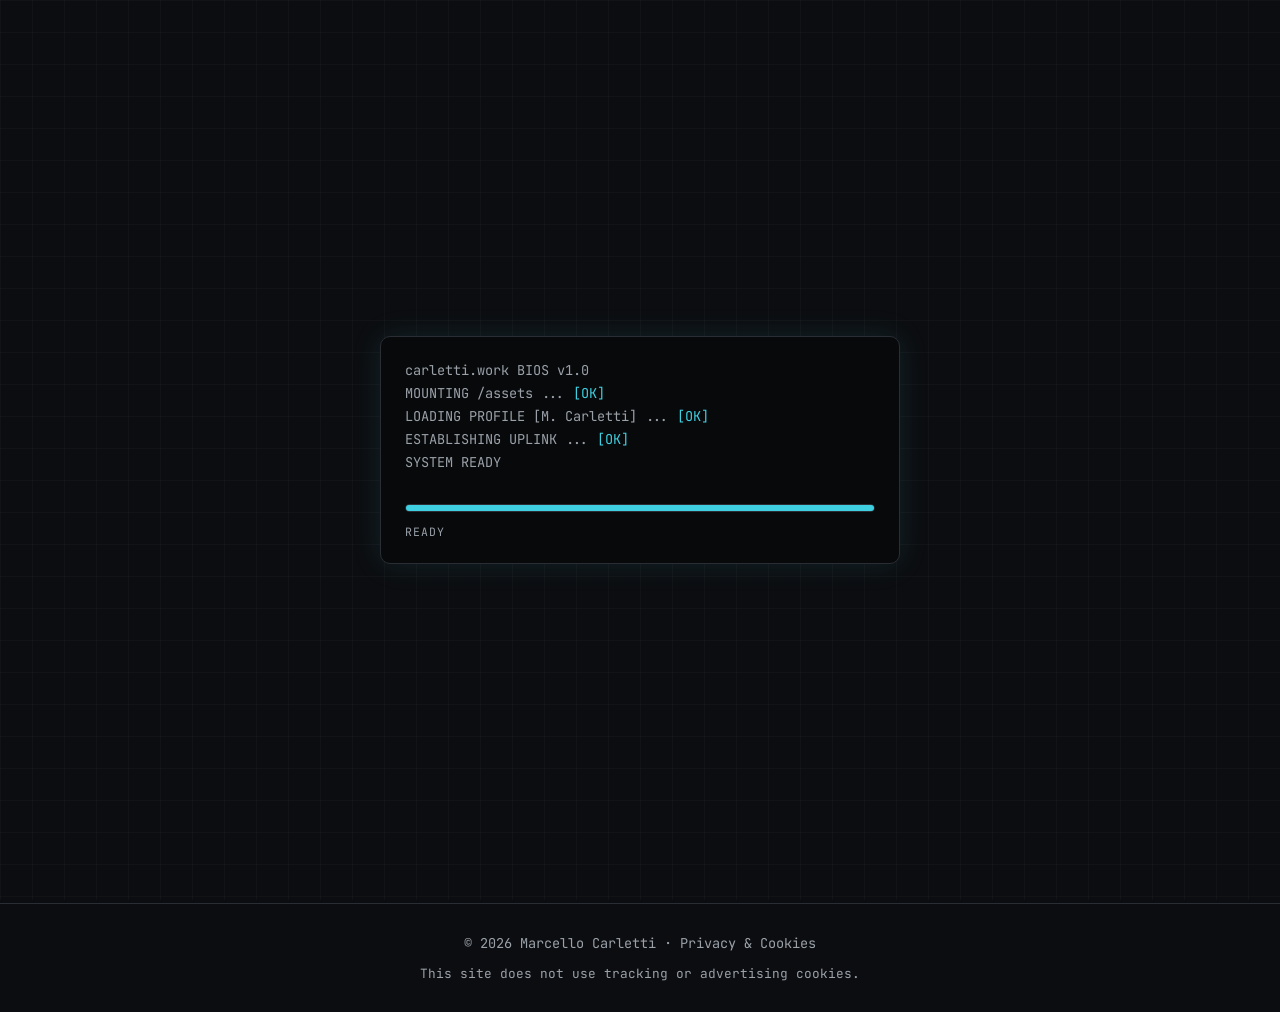
<file: site/index.html>
<!DOCTYPE html>
<html lang="en">
<head>
  <meta charset="utf-8">
  <meta name="viewport" content="width=device-width, initial-scale=1">
  <title>Marcello Carletti — Computer Engineering Student</title>
  <meta name="description" content="Marcello Carletti — Computer Engineering student in Rome, Italy. CV, experience, and projects.">
  <link rel="icon" href="assets/images/profile.jpg">
  <link rel="preconnect" href="https://fonts.googleapis.com">
  <link rel="preconnect" href="https://fonts.gstatic.com" crossorigin>
  <link href="https://fonts.googleapis.com/css2?family=JetBrains+Mono:wght@400;600;700&display=swap" rel="stylesheet">
  <link rel="stylesheet" href="css/styles.css">
</head>
<body>
  <div id="boot">
    <div class="boot-inner">
      <div id="boot-log"></div>
      <div id="boot-bar"><div id="boot-fill"></div></div>
      <div id="boot-status">INITIALIZING…</div>
    </div>
  </div>
  <noscript><style>#boot{display:none!important}main{opacity:1!important}</style></noscript>
  <div class="statusbar"><span class="dot"></span> SYSTEM ONLINE · carletti.work</div>

  <main>
    <section class="start">
      <div class="tile-grid">
        <a class="tile big tile-profile" href="about.html" data-modal="about" aria-label="About Marcello Carletti">
          <img class="tile-avatar" src="assets/images/profile.jpg" alt="Marcello Carletti">
          <span class="tile-name">Marcello Carletti</span>
          <span class="tile-tag">Computer Engineering Student · Rome, Italy</span>
          <span class="tile-desc">Second-year Computer Engineering student with experience in software and hardware development, as well as data analysis.</span>
        </a>
        <a class="tile wide" href="about.html" data-modal="about">
          <span class="tile-label">About</span>
          <span class="tile-sub">Bio · Education</span>
        </a>
        <a class="tile wide" href="cv.html" data-modal="cv">
          <span class="tile-label">CV</span>
          <span class="tile-sub">Resume · EN / IT</span>
        </a>
        <a class="tile wide" href="about.html#projects" data-modal="projects">
          <span class="tile-label">Projects</span>
          <span class="tile-sub">My Works</span>
        </a>
        <a class="tile wide" href="contact.html" data-modal="work">
          <span class="tile-label">Work with me</span>
          <span class="tile-sub">Consulting · Commissions</span>
        </a>
        <a class="tile wide" href="contact.html" data-modal="contact">
          <span class="tile-label">Contact</span>
          <span class="tile-sub">Email · GitHub</span>
        </a>
        <a class="tile" href="privacy.html" data-modal="privacy">
          <span class="tile-label">Privacy</span>
          <span class="tile-sub">Cookies</span>
        </a>
      </div>
    </section>
  </main>

  <footer class="site">
    <div class="wrap">
      <div>© 2026 Marcello Carletti · <a href="privacy.html">Privacy &amp; Cookies</a></div>
      <div class="legal">This site does not use tracking or advertising cookies.</div>
    </div>
  </footer>

  <!-- Modal -->
  <div class="modal-backdrop" id="modal" aria-hidden="true">
    <div class="modal" role="dialog" aria-modal="true" aria-labelledby="modal-title">
      <div class="modal-head">
        <h3 id="modal-title"></h3>
        <button class="modal-close" aria-label="Close">×</button>
      </div>
      <div class="modal-body" id="modal-body"></div>
    </div>
  </div>

  <!-- Templates -->
  <template id="tpl-about">
    <div>
      <p>
        I'm a second-year Computer Engineering student with experience in software
        and hardware development, as well as data analysis. I completed a Digital
        Engineering program, developing a strong technical foundation alongside
        skills in project management and communication. I've gained professional
        experience through roles in data analysis and technology-focused projects,
        contributing to process improvement and operational efficiency.
      </p>
      <p class="muted">
        Recognized for strong problem-solving, teamwork, and communication skills,
        with experience in structured debate and international contexts.
      </p>

      <h2>Education</h2>
      <div class="entry">
        <div class="role">BSc in Computer Engineering — Politecnico di Milano</div>
        <div class="meta">2024 – Present · Milan, Italy</div>
      </div>
      <div class="entry">
        <div class="role">Digital Engineering Program — ELIS</div>
        <div class="meta">2024 – Present</div>
        <p class="muted">
          Coursework includes Microsoft tools, Git, Power BI, Linux, Python, Java,
          HTML, Spring, Angular, SQL, as well as Public Speaking and Project Management.
        </p>
      </div>
      <div class="entry">
        <div class="role">Scientific High School Diploma — Liceo Scientifico</div>
        <div class="meta">2018 – 2023</div>
      </div>

      <h2>Extracurricular Activities</h2>
      <div class="entry">
        <div class="role">Italian Model United Nations (IMUN) — Participant</div>
        <div class="meta">Editions: 2017, 2018, 2021</div>
        <p class="muted">
          Awarded Honorable Mention in recognition of outstanding performance in
          debate and problem-solving. Developed competencies in public speaking,
          negotiation, and critical analysis of global issues.
        </p>
      </div>

      <h2>Location</h2>
      <p class="muted">Based in Rome, Italy.</p>
    </div>
  </template>

  <template id="tpl-projects">
    <div>
      <h2>My Works</h2>
      <div class="card">
        <h3>Nanotech Research Paper</h3>
        <p class="muted">Research work on nanotechnology. Full paper available as PDF.</p>
        <a class="btn ghost" href="assets/downloads/nanotech-1.pdf" download>Download paper (PDF)</a>
      </div>
      <div class="card">
        <h3>FL-Discord</h3>
        <p class="muted">A lightweight Windows application that displays your FL Studio project as Discord Rich Presence.</p>
        <a class="btn ghost" href="https://github.com/absxl/FL-Discord" target="_blank" rel="noopener">View on GitHub</a>
      </div>
      <div class="card">
        <h3>tensorflow-example</h3>
        <p class="muted">Basic tensorflow examples of doing binary classification will show auc result for each epoch. It can deal with both dense or sparse input.</p>
        <a class="btn ghost" href="https://github.com/absxl/tensorflow-example" target="_blank" rel="noopener">View on GitHub</a>
      </div>
    </div>
  </template>

  <template id="tpl-work">
    <div>
      <h2>Work with me</h2>
      <p>
        I'm open for any digital consultancy about sites and commissions.
        To email me, open the contact panel.
      </p>
      <a class="btn sm" href="contact.html" data-modal="contact">Contact me</a>
    </div>
  </template>

  <template id="tpl-contact">
    <div>
      <h2>Contact</h2>
        <ul class="contact-list">
          <li><span class="lbl">Email:</span> <a href="mailto:10879687@mail.polimi.it">10879687@mail.polimi.it</a></li>
          <li><span class="lbl">Email:</span> <a href="mailto:info@carletti.work">info@carletti.work</a></li>
          <li><span class="lbl">Phone:</span> <a href="tel:+393248685393">+39 3248685393</a></li>
          <li><span class="lbl">GitHub:</span> <a href="https://github.com/absxl" target="_blank" rel="noopener">absxl</a></li>
          <li><span class="lbl">LinkedIn:</span> <a href="https://www.linkedin.com/in/marcello.carletti" target="_blank" rel="noopener">marcello.carletti</a></li>
          <li><span class="lbl">ORCID:</span> <a href="https://orcid.org/0009-0003-6775-3015" target="_blank" rel="noopener">0009-0003-6775-3015</a></li>
          <li><span class="lbl">OSF:</span> <a href="https://osf.io/zta4q" target="_blank" rel="noopener">zta4q</a></li>
          <li><span class="lbl">Location:</span> Roma, Italia</li>
        </ul>
    </div>
  </template>

  <template id="tpl-privacy">
    <div>
      <h2>Privacy &amp; Cookies</h2>
      <p>
        This website (carletti.work) is a static personal site. It does not use
        analytics, advertising, or tracking cookies, and it does not set any cookies
        in your browser.
      </p>
      <p class="muted">
        Personal data is collected only when you voluntarily contact me by email.
        That data is used solely to respond to your message and is not shared with
        third parties.
      </p>
      <p class="muted">
        For questions about your data, contact
        <a href="mailto:info@carletti.work">info@carletti.work</a>.
      </p>
      <p class="muted">
        Pursuant to Art. 13 of Italian Legislative Decree 196/2003 and Art. 13 of
        GDPR 679/16, you may request access to, correction of, or deletion of your
        personal data at any time.
      </p>
    </div>
  </template>

  <template id="tpl-cv">
    <div>
      <div data-lang-toggle class="lang-toggle" style="margin-bottom:18px;">
        <button data-lang="en" class="active">EN</button>
        <button data-lang="it">IT</button>
      </div>

      <div data-lang-content="en">
        <p>
          Computer Engineering student, with experience in software and hardware
          development and design.
        </p>

        <h2>Education</h2>
        <div class="entry">
          <div class="role">BSc in Computer Engineering — Politecnico di Milano</div>
          <div class="meta">2024 – Present</div>
        </div>
        <div class="entry">
          <div class="role">Digital Engineering Program — ELIS</div>
          <div class="meta">2024 – Present</div>
          <p class="muted">
            Microsoft tools, Git, Power BI, Linux, Python, Java, HTML, Spring,
            Angular, SQL, Public Speaking, Project Management.
          </p>
        </div>
        <div class="entry">
          <div class="role">Scientific High School Diploma — Liceo Scientifico</div>
          <div class="meta">2018 – 2023</div>
        </div>

        <h2>Extracurricular</h2>
        <div class="entry">
          <div class="role">Italian Model United Nations (IMUN) — Participant</div>
          <div class="meta">Editions 2017, 2018, 2021</div>
          <p class="muted">
            Awarded Honorable Mention in recognition of outstanding performance in
            debate and problem-solving. Developed competencies in public speaking,
            negotiation, and critical analysis of global issues.
          </p>
        </div>

        <h2>Professional Experience</h2>
        <div class="entry">
          <div class="role">Intern — Eni Live</div>
          <div class="meta">April 2025 – August 2025</div>
          <ul>
            <li>Designed and implemented a Python-based algorithm to optimize maritime logistics operations within refinery supply chains.</li>
            <li>Deployed the solution on AWS, enabling scalable and reliable data processing.</li>
            <li>Improved logistics efficiency by reducing planning time and enhancing resource allocation (vessel scheduling and turnaround optimization).</li>
          </ul>
        </div>
        <div class="entry">
          <div class="role">Data Analyst — C.U.P. S.A.S</div>
          <div class="meta">October 2021 – June 2022</div>
          <ul>
            <li>Managed and processed accounting data for multiple client companies, ensuring accuracy and consistency across financial records.</li>
            <li>Identified and corrected discrepancies in financial statements, reducing reporting errors and improving data reliability.</li>
            <li>Collaborated with cross-functional teams to streamline accounting review processes, increasing operational efficiency and faster reporting cycles.</li>
          </ul>
        </div>
        <p class="muted" style="font-size:0.82rem;">
          Autorizzo il trattamento dei miei dati personali ai sensi dell'art. 13 d. lgs.
          30 giugno 2003 n°196 — "Codice in materia di protezione dei dati personali" e
          dell'art. 13 GDPR 679/16 — "Regolamento europeo sulla protezione dei dati personali".
        </p>

        <h2>Competencies</h2>
        <div class="grid-skills">
          <div>
            <h3>Tools</h3>
            <ul><li>JetBrains</li><li>Git</li><li>Apache Tomcat</li><li>Office</li><li>Bash</li><li>Docker</li></ul>
          </div>
          <div>
            <h3>Programming Languages</h3>
            <ul><li>HTML, CSS</li><li>Java, JavaScript</li><li>Python</li><li>C, C++</li><li>Vue</li></ul>
          </div>
          <div>
            <h3>Operating Systems</h3>
            <ul><li>Windows, Windows Server</li><li>Linux</li><li>Arch Linux</li><li>Debian, Fedora</li></ul>
          </div>
          <div>
            <h3>Language Skills</h3>
            <ul><li>Italian — Native</li><li>English — Native-level</li><li>French — Intermediate</li></ul>
          </div>
        </div>

        <h2>Communication Skills</h2>
        <p class="muted">
          Effectively convey ideas in formal and informal settings, honed through
          public speaking, leadership roles in Model United Nations simulations, and
          hands-on experience in the restoration field.
        </p>

        <h2>Organization Skills</h2>
        <p class="muted">
          Proven ability to manage multiple priorities, meet deadlines, and
          collaborate efficiently in team environments.
        </p>

        <h2>Certifications</h2>
        <div class="entry">
          <div class="role">Cambridge Advanced (CAE) C1</div>
          <div class="meta">2021</div>
        </div>

        <h2>Contacts</h2>
        <ul class="contact-list">
          <li><span class="lbl">Phone:</span> <a href="tel:+393248685393">+39 3248685393</a></li>
          <li><span class="lbl">Email:</span> <a href="mailto:info@carletti.work">info@carletti.work</a></li>
          <li><span class="lbl">Email:</span> <a href="mailto:10879687@mail.polimi.it">10879687@mail.polimi.it</a></li>
          <li><span class="lbl">Location:</span> Roma, Italia</li>
        </ul>

        <p style="margin-top:22px;">
          <a class="btn" href="assets/downloads/cv-en.pdf" download>Download CV (EN)</a>
          <a class="btn ghost" href="assets/downloads/cv-it.pdf" download>Download CV (IT)</a>
        </p>
      </div>

      <div data-lang-content="it" hidden>
        <p>
          Studente di Ingegneria Informatica, con esperienza nello sviluppo e
          progettazione software e hardware.
        </p>

        <h2>Formazione</h2>
        <div class="entry">
          <div class="role">Laurea in Ingegneria Informatica — Politecnico di Milano</div>
          <div class="meta">2024 – Corrente</div>
        </div>
        <div class="entry">
          <div class="role">Corso Ingegneria Digitale — ELIS</div>
          <div class="meta">2024 – Corrente</div>
          <p class="muted">
            Strumenti Microsoft, GIT, Power BI, Linux, Python, Java, Html, Spring,
            Angular, SQL, Public Speaking, Project Management.
          </p>
        </div>
        <div class="entry">
          <div class="role">Diploma di Maturità — Liceo Scientifico</div>
          <div class="meta">2018 – 2023</div>
        </div>

        <h2>Esperienze extracurricolari</h2>
        <div class="entry">
          <div class="role">Partecipante Italian Model United Nations (IMUN)</div>
          <div class="meta">Edizioni 2017, 2018, 2021</div>
          <p class="muted">
            Premiato con "Honorable Mention" per l'eccellenza nelle discussioni e nella
            risoluzione dei problemi. Acquisite competenze nel public speaking, nella
            negoziazione e nell'analisi critica delle questioni globali.
          </p>
        </div>

        <h2>Esperienze professionali</h2>
        <div class="entry">
          <div class="role">Data Analyst — C.U.P. S.A.S</div>
          <div class="meta">10/2021 – 06/2022</div>
          <ul>
            <li>Inserimento e gestione di dati contabili per aziende clienti.</li>
            <li>Verifica e correzione di errori nei registri finanziari.</li>
            <li>Collaborazione con il team per migliorare l'efficienza del processo di revisione contabile.</li>
          </ul>
        </div>
        <div class="entry">
          <div class="role">Internship — Eni Live</div>
          <div class="meta">04/2025 – 08/2025</div>
          <ul>
            <li>Progetto per ottimizzare la logistica navale nelle raffinerie utilizzando un algoritmo, sviluppato in Python e hosting su AWS.</li>
          </ul>
        </div>
        <p class="muted" style="font-size:0.82rem;">
          Autorizzo il trattamento dei miei dati personali ai sensi dell'art. 13 d. lgs.
          30 giugno 2003 n°196 — "Codice in materia di protezione dei dati personali" e
          dell'art. 13 GDPR 679/16 — "Regolamento europeo sulla protezione dei dati personali".
        </p>

        <h2>Competenze</h2>
        <div class="grid-skills">
          <div>
            <h3>Tool utilizzati</h3>
            <ul><li>JetBrains</li><li>GIT</li><li>Apache Tomcat</li><li>Office</li><li>Bash</li></ul>
          </div>
          <div>
            <h3>Linguaggi di programmazione</h3>
            <ul><li>HTML, CSS</li><li>Java, Python</li><li>C++</li><li>Java</li></ul>
          </div>
          <div>
            <h3>Sistemi Operativi</h3>
            <ul><li>Windows, Windows Server</li><li>Linux</li><li>Arch Linux</li><li>Debian, Fedora</li></ul>
          </div>
          <div>
            <h3>Competenze linguistiche</h3>
            <ul><li>Italiano — Madre Lingua</li><li>Inglese — Fluente</li><li>Francese — Intermedio</li></ul>
          </div>
        </div>

        <h2>Competenze comunicative</h2>
        <p class="muted">
          Buone capacità di comunicazione, maturata durante l'esperienza formativa presso
          Elis. Esperienza nel public speaking e nella gestione di interazioni in contesti
          sia formali che informali, grazie alle molteplici esperienze in simulazioni ONU «Imun».
        </p>

        <h2>Competenze organizzative</h2>
        <p class="muted">
          Ottime capacità di gestione sia del tempo che di collaborazione in team,
          sviluppate durante il percorso formativo presso il Politecnico di Milano e Elis,
          grazie a esperienze personali e professionali.
        </p>

        <h2>Certificazioni e attestati</h2>
        <div class="entry">
          <div class="role">Cambridge Advanced (CAE) C1</div>
          <div class="meta">2021</div>
        </div>

        <h2>Contatti</h2>
        <ul class="contact-list">
          <li><span class="lbl">Telefono:</span> <a href="tel:+393248685393">+39 3248685393</a></li>
          <li><span class="lbl">Luogo:</span> Roma, Italia</li>
        </ul>

        <p style="margin-top:22px;">
          <a class="btn" href="assets/downloads/cv-en.pdf" download>Download CV (EN)</a>
          <a class="btn ghost" href="assets/downloads/cv-it.pdf" download>Download CV (IT)</a>
        </p>
      </div>
    </div>
  </template>

  <script src="js/main.js"></script>
</body>
</html>
</file>
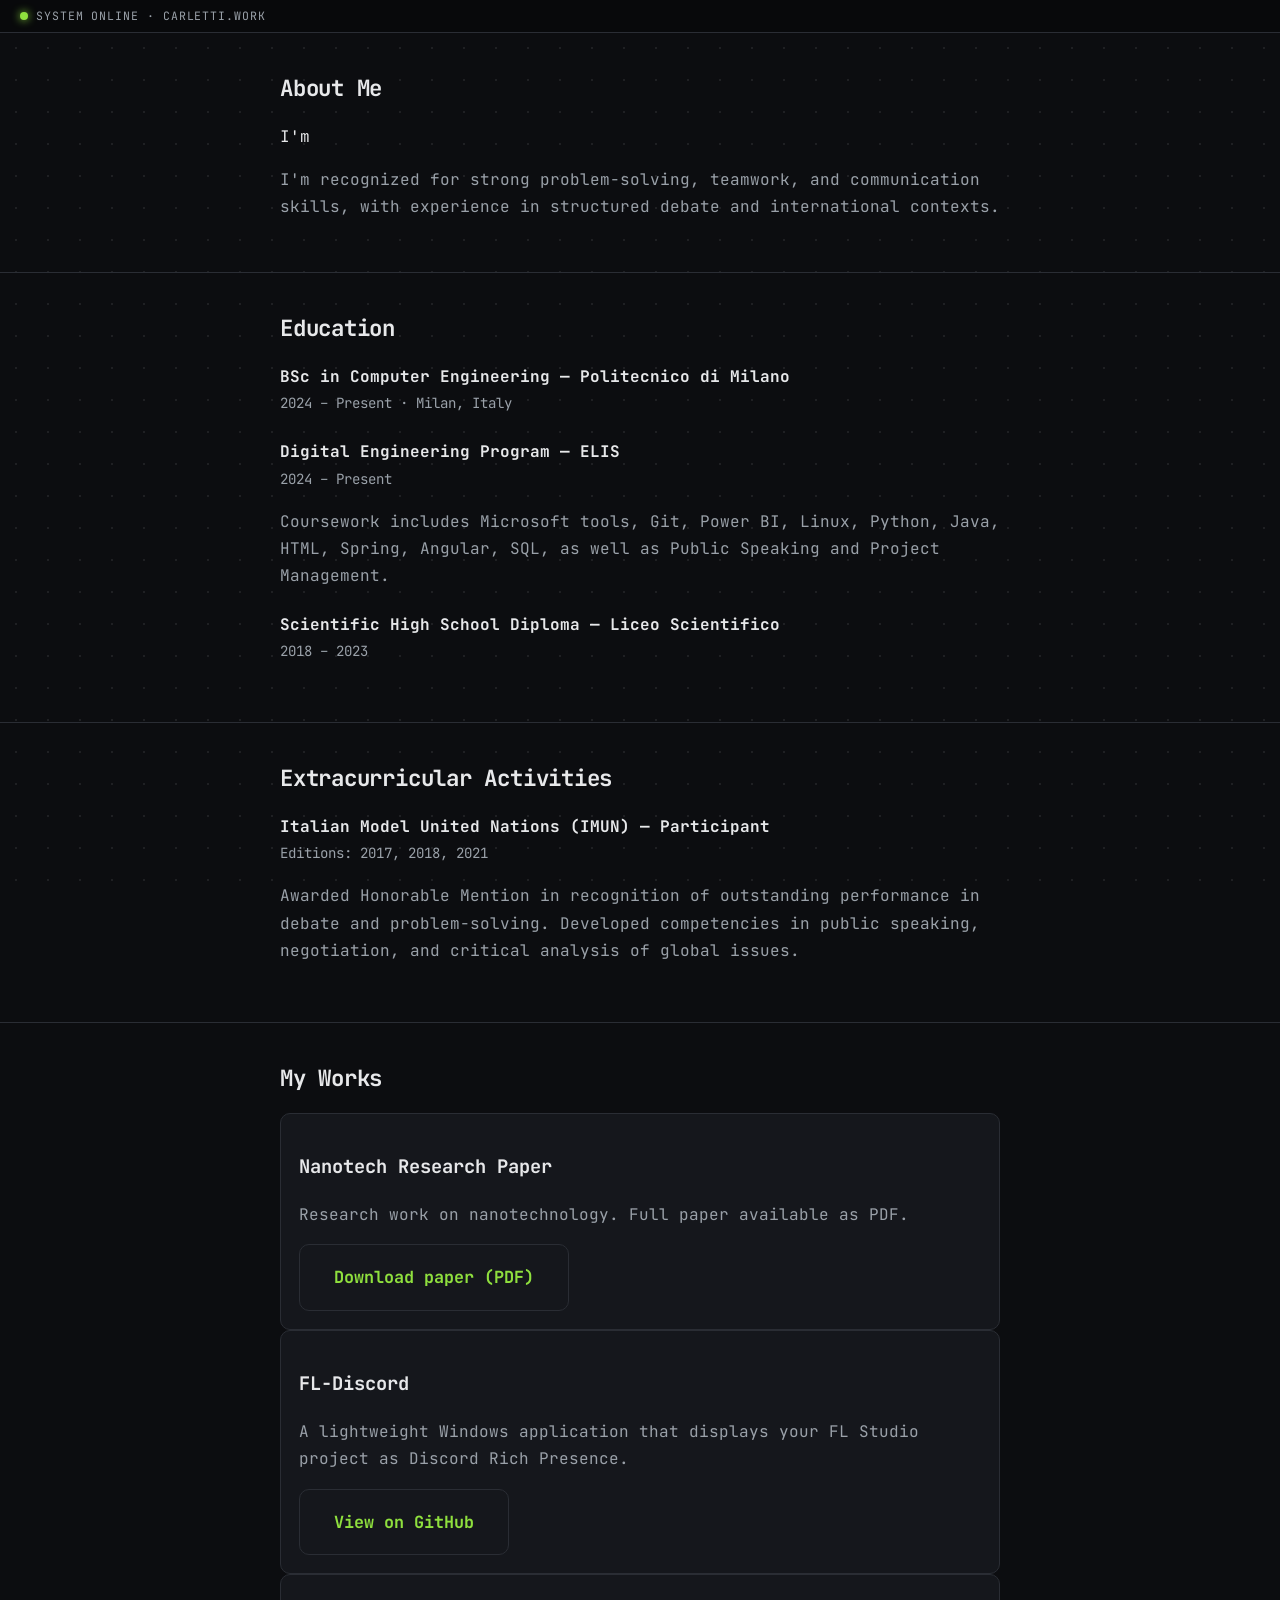
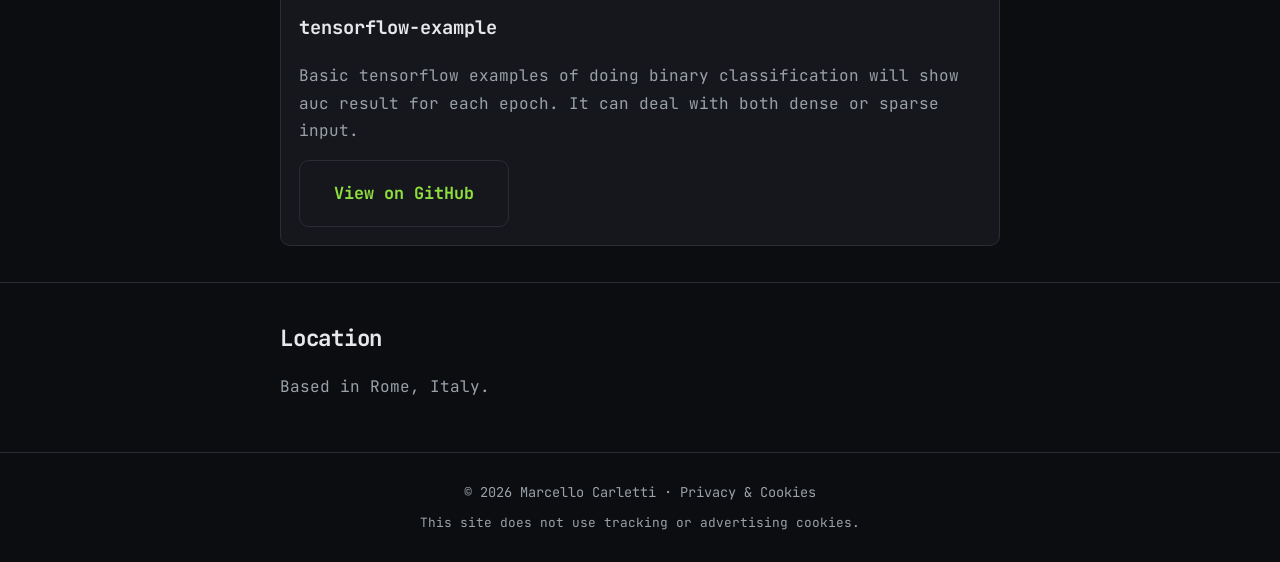
<file: site/about.html>
<!DOCTYPE html>
<html lang="en">
<head>
  <meta charset="utf-8">
  <meta name="viewport" content="width=device-width, initial-scale=1">
  <title>About — Marcello Carletti</title>
  <meta name="description" content="About Marcello Carletti: education, background, and extracurricular activities.">
  <link rel="icon" href="assets/images/profile.jpg">
  <link rel="preconnect" href="https://fonts.googleapis.com">
  <link rel="preconnect" href="https://fonts.gstatic.com" crossorigin>
  <link href="https://fonts.googleapis.com/css2?family=JetBrains+Mono:wght@400;600;700&display=swap" rel="stylesheet">
  <link rel="stylesheet" href="css/styles.css">
</head>
<body>
  <div id="boot">
    <div class="boot-inner">
      <div id="boot-log"></div>
      <div id="boot-bar"><div id="boot-fill"></div></div>
      <div id="boot-status">INITIALIZING…</div>
    </div>
  </div>
  <noscript><style>#boot{display:none!important}main{opacity:1!important}</style></noscript>
  <div class="statusbar"><span class="dot"></span> SYSTEM ONLINE · carletti.work</div>

  <main>
    <section>
      <div class="wrap">
        <h2>About Me</h2>
        <p>
          I'm a second-year Computer Engineering student with experience in software
          and hardware development, as well as data analysis. I completed a Digital
          Engineering program, developing a strong technical foundation alongside
          skills in project management and communication. I've gained professional
          experience through roles in data analysis and technology-focused projects,
          contributing to process improvement and operational efficiency.
        </p>
        <p class="muted">
          I'm recognized for strong problem-solving, teamwork, and communication
          skills, with experience in structured debate and international contexts.
        </p>
      </div>
    </section>

    <section>
      <div class="wrap">
        <h2>Education</h2>
        <div class="entry">
          <div class="role">BSc in Computer Engineering — Politecnico di Milano</div>
          <div class="meta">2024 – Present · Milan, Italy</div>
        </div>
        <div class="entry">
          <div class="role">Digital Engineering Program — ELIS</div>
          <div class="meta">2024 – Present</div>
          <p class="muted">
            Coursework includes Microsoft tools, Git, Power BI, Linux, Python, Java,
            HTML, Spring, Angular, SQL, as well as Public Speaking and Project Management.
          </p>
        </div>
        <div class="entry">
          <div class="role">Scientific High School Diploma — Liceo Scientifico</div>
          <div class="meta">2018 – 2023</div>
        </div>
      </div>
    </section>

    <section>
      <div class="wrap">
        <h2>Extracurricular Activities</h2>
        <div class="entry">
          <div class="role">Italian Model United Nations (IMUN) — Participant</div>
          <div class="meta">Editions: 2017, 2018, 2021</div>
          <p class="muted">
            Awarded Honorable Mention in recognition of outstanding performance in
            debate and problem-solving. Developed competencies in public speaking,
            negotiation, and critical analysis of global issues.
          </p>
        </div>
      </div>
    </section>

    <section id="projects">
      <div class="wrap">
        <h2>My Works</h2>
        <div class="card">
          <h3>Nanotech Research Paper</h3>
          <p class="muted">Research work on nanotechnology. Full paper available as PDF.</p>
          <a class="btn ghost" href="assets/downloads/nanotech-1.pdf" download>Download paper (PDF)</a>
        </div>
        <div class="card">
          <h3>FL-Discord</h3>
          <p class="muted">A lightweight Windows application that displays your FL Studio project as Discord Rich Presence.</p>
          <a class="btn ghost" href="https://github.com/absxl/FL-Discord" target="_blank" rel="noopener">View on GitHub</a>
        </div>
        <div class="card">
          <h3>tensorflow-example</h3>
          <p class="muted">Basic tensorflow examples of doing binary classification will show auc result for each epoch. It can deal with both dense or sparse input.</p>
          <a class="btn ghost" href="https://github.com/absxl/tensorflow-example" target="_blank" rel="noopener">View on GitHub</a>
        </div>
      </div>
    </section>

    <section>
      <div class="wrap">
        <h2>Location</h2>
        <p class="muted">Based in Rome, Italy.</p>
      </div>
    </section>
  </main>

  <footer class="site">
    <div class="wrap">
      <div>© 2026 Marcello Carletti · <a href="privacy.html">Privacy &amp; Cookies</a></div>
      <div class="legal">This site does not use tracking or advertising cookies.</div>
    </div>
  </footer>
  <script src="js/main.js"></script>
</body>
</html>
</file>
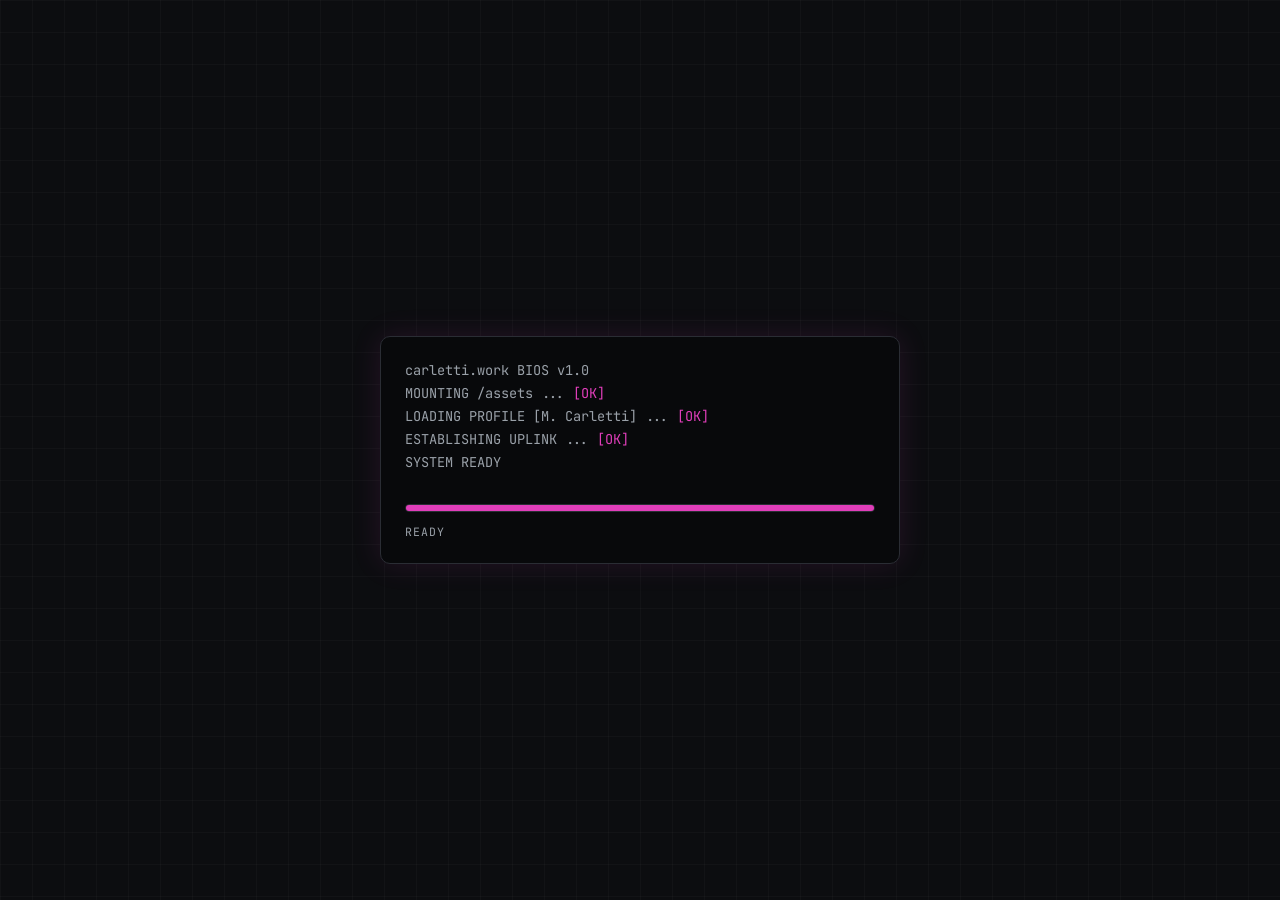
<file: site/contact.html>
<!DOCTYPE html>
<html lang="en">
<head>
  <meta charset="utf-8">
  <meta name="viewport" content="width=device-width, initial-scale=1">
  <title>Contact — Marcello Carletti</title>
  <meta name="description" content="Contact Marcello Carletti: email, phone, and professional profiles.">
  <link rel="icon" href="assets/images/profile.jpg">
  <link rel="preconnect" href="https://fonts.googleapis.com">
  <link rel="preconnect" href="https://fonts.gstatic.com" crossorigin>
  <link href="https://fonts.googleapis.com/css2?family=JetBrains+Mono:wght@400;600;700&display=swap" rel="stylesheet">
  <link rel="stylesheet" href="css/styles.css">
</head>
<body>
  <div id="boot">
    <div class="boot-inner">
      <div id="boot-log"></div>
      <div id="boot-bar"><div id="boot-fill"></div></div>
      <div id="boot-status">INITIALIZING…</div>
    </div>
  </div>
  <noscript><style>#boot{display:none!important}main{opacity:1!important}</style></noscript>
  <div class="statusbar"><span class="dot"></span> SYSTEM ONLINE · carletti.work</div>

  <main>
    <section>
      <div class="wrap">
        <h2>Contact</h2>
        <ul class="contact-list">
          <li><span class="lbl">Email:</span> <a href="mailto:10879687@mail.polimi.it">10879687@mail.polimi.it</a></li>
          <li><span class="lbl">Email:</span> <a href="mailto:info@carletti.work">info@carletti.work</a></li>
          <li><span class="lbl">Phone:</span> <a href="tel:+393248685393">+39 3248685393</a></li>
          <li><span class="lbl">GitHub:</span> <a href="https://github.com/absxl" target="_blank" rel="noopener">absxl</a></li>
          <li><span class="lbl">LinkedIn:</span> <a href="https://www.linkedin.com/in/marcello.carletti" target="_blank" rel="noopener">marcello.carletti</a></li>
          <li><span class="lbl">ORCID:</span> <a href="https://orcid.org/0009-0003-6775-3015" target="_blank" rel="noopener">0009-0003-6775-3015</a></li>
          <li><span class="lbl">OSF:</span> <a href="https://osf.io/zta4q" target="_blank" rel="noopener">zta4q</a></li>
          <li><span class="lbl">Location:</span> Roma, Italia</li>
        </ul>
      </div>
    </section>
  </main>

  <footer class="site">
    <div class="wrap">
      <div>© 2026 Marcello Carletti · <a href="privacy.html">Privacy &amp; Cookies</a></div>
      <div class="legal">This site does not use tracking or advertising cookies.</div>
    </div>
  </footer>
  <script src="js/main.js"></script>
</body>
</html>
</file>
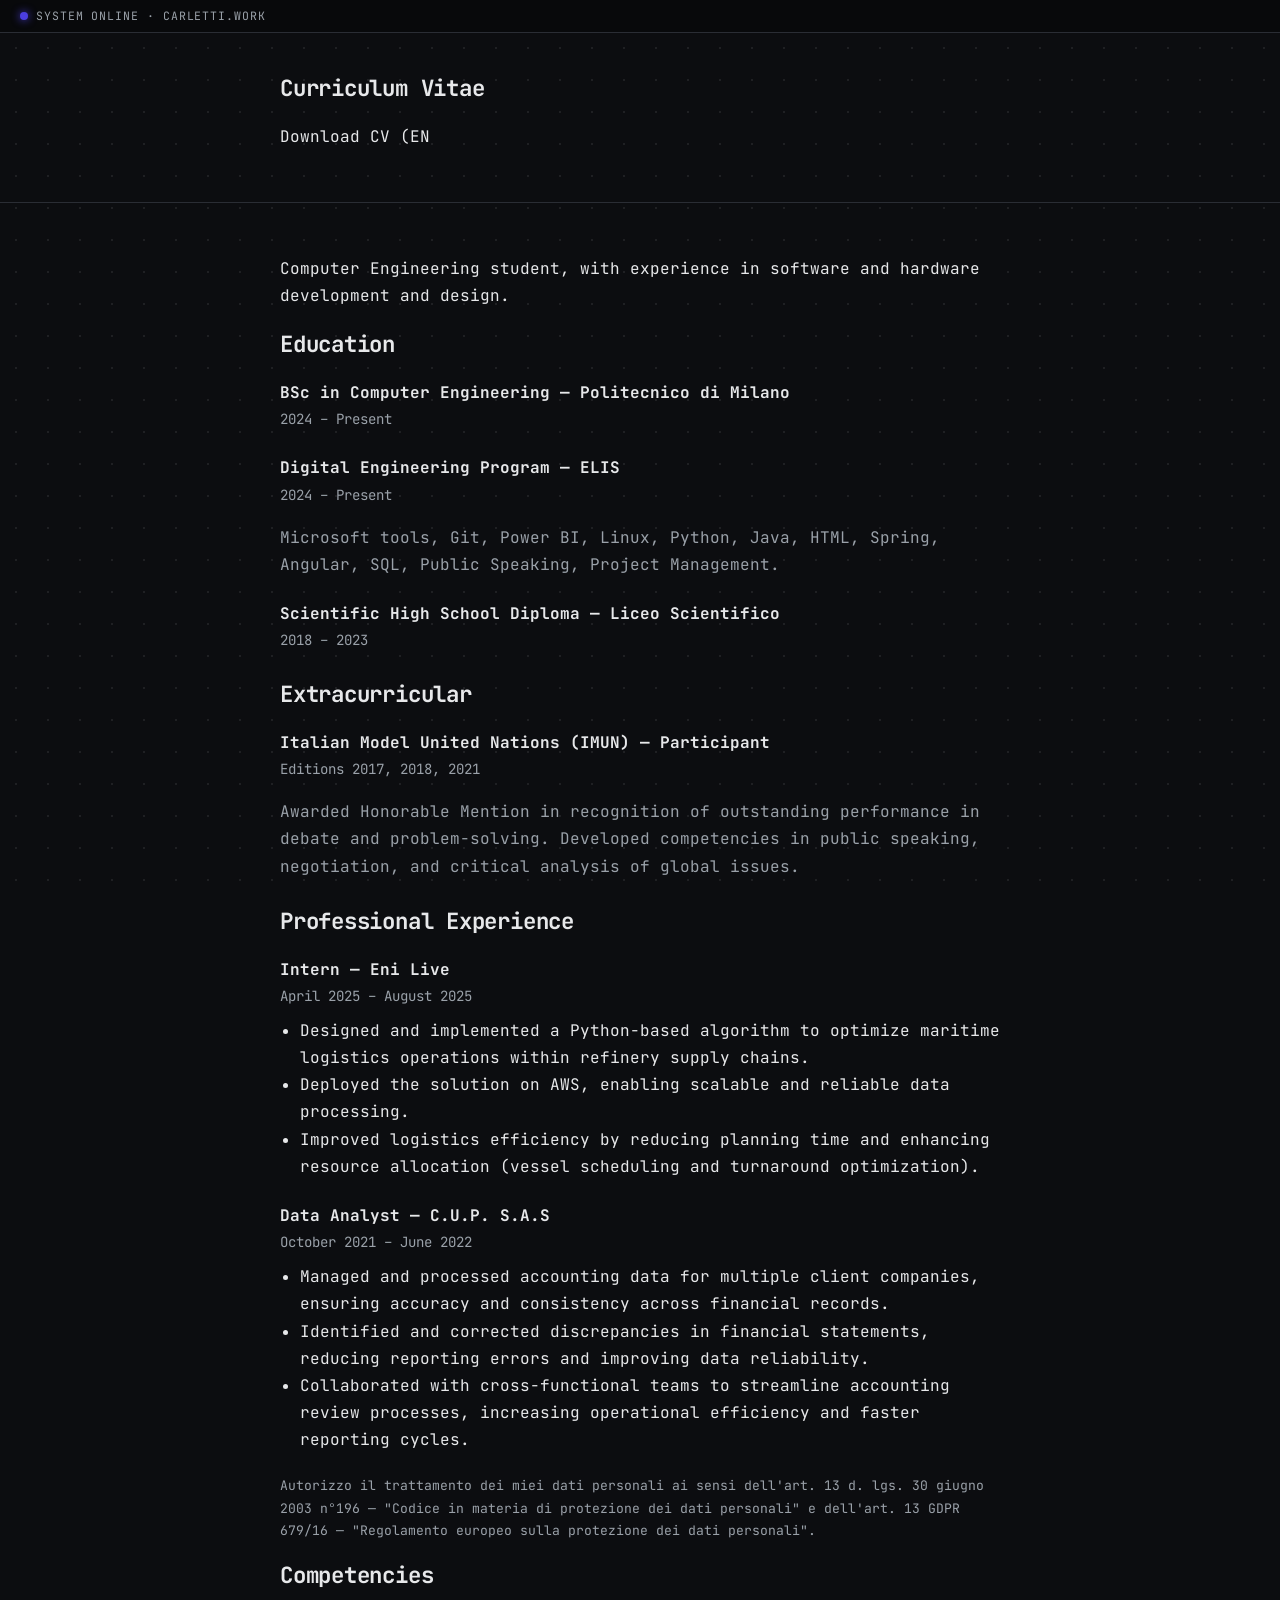
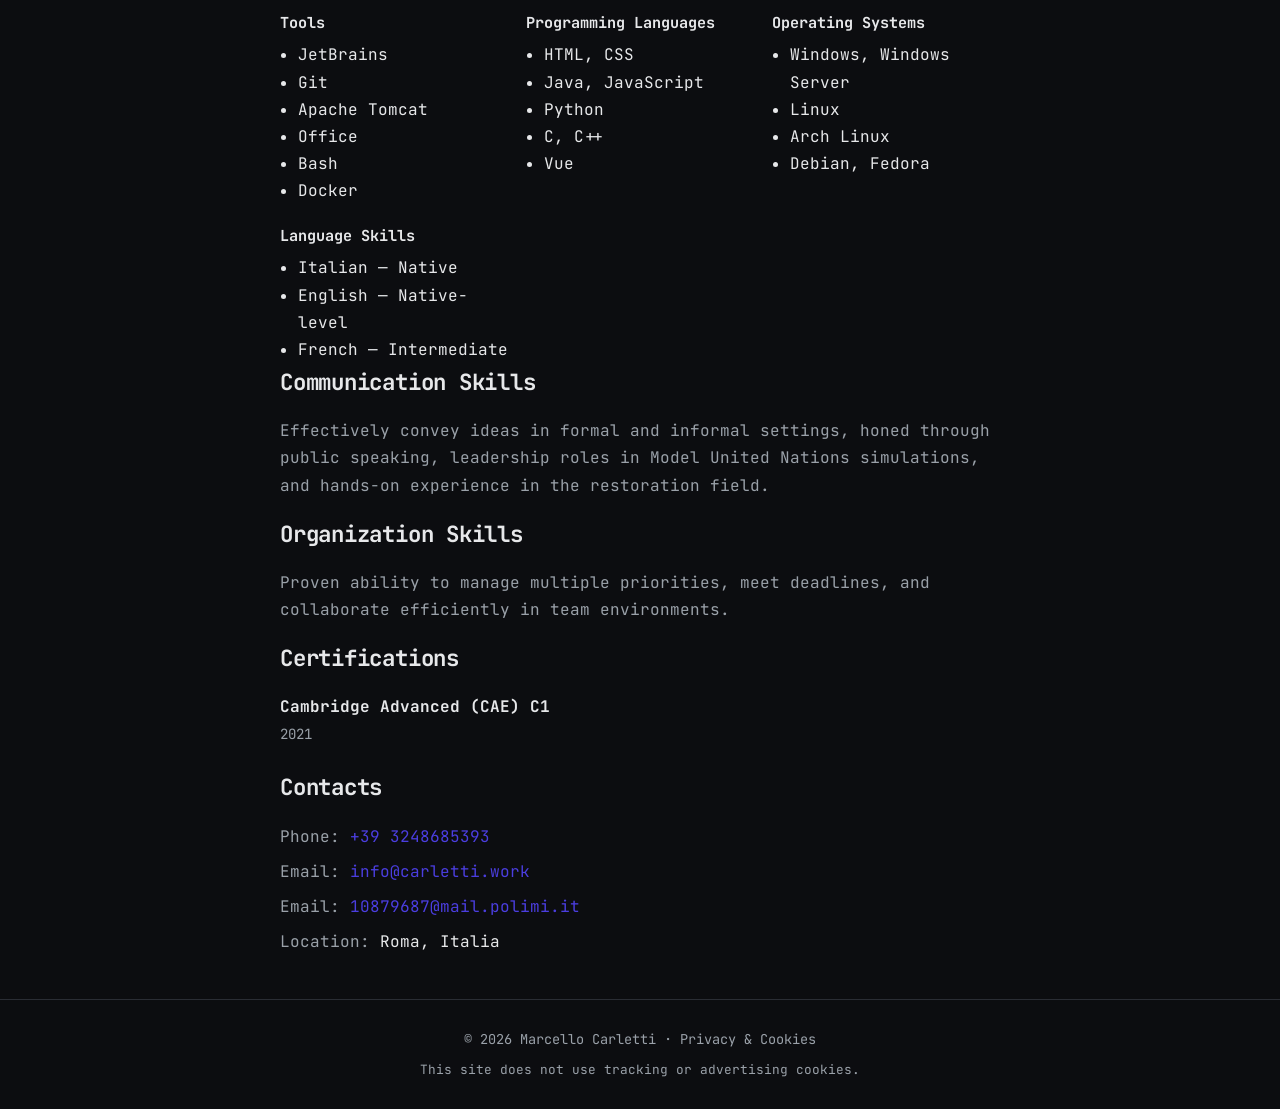
<file: site/cv.html>
<!DOCTYPE html>
<html lang="en">
<head>
  <meta charset="utf-8">
  <meta name="viewport" content="width=device-width, initial-scale=1">
  <title>CV — Marcello Carletti</title>
  <meta name="description" content="Curriculum Vitae of Marcello Carletti: education, professional experience, and skills.">
  <link rel="icon" href="assets/images/profile.jpg">
  <link rel="preconnect" href="https://fonts.googleapis.com">
  <link rel="preconnect" href="https://fonts.gstatic.com" crossorigin>
  <link href="https://fonts.googleapis.com/css2?family=JetBrains+Mono:wght@400;600;700&display=swap" rel="stylesheet">
  <link rel="stylesheet" href="css/styles.css">
</head>
<body>
  <div id="boot">
    <div class="boot-inner">
      <div id="boot-log"></div>
      <div id="boot-bar"><div id="boot-fill"></div></div>
      <div id="boot-status">INITIALIZING…</div>
    </div>
  </div>
  <noscript><style>#boot{display:none!important}main{opacity:1!important}</style></noscript>
  <div class="statusbar"><span class="dot"></span> SYSTEM ONLINE · carletti.work</div>

  <main>
    <section>
      <div class="wrap">
        <h2>Curriculum Vitae</h2>
        <p>
          <a class="btn" href="assets/downloads/cv-en.pdf" download>Download CV (EN)</a>
          <a class="btn ghost" href="assets/downloads/cv-it.pdf" download>Download CV (IT)</a>
        </p>
      </div>
    </section>

    <section>
      <div class="wrap">
        <p>
          Computer Engineering student, with experience in software and hardware
          development and design.
        </p>

        <h2>Education</h2>
        <div class="entry">
          <div class="role">BSc in Computer Engineering — Politecnico di Milano</div>
          <div class="meta">2024 – Present</div>
        </div>
        <div class="entry">
          <div class="role">Digital Engineering Program — ELIS</div>
          <div class="meta">2024 – Present</div>
          <p class="muted">
            Microsoft tools, Git, Power BI, Linux, Python, Java, HTML, Spring,
            Angular, SQL, Public Speaking, Project Management.
          </p>
        </div>
        <div class="entry">
          <div class="role">Scientific High School Diploma — Liceo Scientifico</div>
          <div class="meta">2018 – 2023</div>
        </div>

        <h2>Extracurricular</h2>
        <div class="entry">
          <div class="role">Italian Model United Nations (IMUN) — Participant</div>
          <div class="meta">Editions 2017, 2018, 2021</div>
          <p class="muted">
            Awarded Honorable Mention in recognition of outstanding performance in
            debate and problem-solving. Developed competencies in public speaking,
            negotiation, and critical analysis of global issues.
          </p>
        </div>

        <h2>Professional Experience</h2>
        <div class="entry">
          <div class="role">Intern — Eni Live</div>
          <div class="meta">April 2025 – August 2025</div>
          <ul>
            <li>Designed and implemented a Python-based algorithm to optimize maritime logistics operations within refinery supply chains.</li>
            <li>Deployed the solution on AWS, enabling scalable and reliable data processing.</li>
            <li>Improved logistics efficiency by reducing planning time and enhancing resource allocation (vessel scheduling and turnaround optimization).</li>
          </ul>
        </div>
        <div class="entry">
          <div class="role">Data Analyst — C.U.P. S.A.S</div>
          <div class="meta">October 2021 – June 2022</div>
          <ul>
            <li>Managed and processed accounting data for multiple client companies, ensuring accuracy and consistency across financial records.</li>
            <li>Identified and corrected discrepancies in financial statements, reducing reporting errors and improving data reliability.</li>
            <li>Collaborated with cross-functional teams to streamline accounting review processes, increasing operational efficiency and faster reporting cycles.</li>
          </ul>
        </div>
        <p class="muted" style="font-size:0.82rem;">
          Autorizzo il trattamento dei miei dati personali ai sensi dell'art. 13 d. lgs.
          30 giugno 2003 n°196 — "Codice in materia di protezione dei dati personali" e
          dell'art. 13 GDPR 679/16 — "Regolamento europeo sulla protezione dei dati personali".
        </p>

        <h2>Competencies</h2>
        <div class="grid-skills">
          <div>
            <h3>Tools</h3>
            <ul><li>JetBrains</li><li>Git</li><li>Apache Tomcat</li><li>Office</li><li>Bash</li><li>Docker</li></ul>
          </div>
          <div>
            <h3>Programming Languages</h3>
            <ul><li>HTML, CSS</li><li>Java, JavaScript</li><li>Python</li><li>C, C++</li><li>Vue</li></ul>
          </div>
          <div>
            <h3>Operating Systems</h3>
            <ul><li>Windows, Windows Server</li><li>Linux</li><li>Arch Linux</li><li>Debian, Fedora</li></ul>
          </div>
          <div>
            <h3>Language Skills</h3>
            <ul><li>Italian — Native</li><li>English — Native-level</li><li>French — Intermediate</li></ul>
          </div>
        </div>

        <h2>Communication Skills</h2>
        <p class="muted">
          Effectively convey ideas in formal and informal settings, honed through
          public speaking, leadership roles in Model United Nations simulations, and
          hands-on experience in the restoration field.
        </p>

        <h2>Organization Skills</h2>
        <p class="muted">
          Proven ability to manage multiple priorities, meet deadlines, and
          collaborate efficiently in team environments.
        </p>

        <h2>Certifications</h2>
        <div class="entry">
          <div class="role">Cambridge Advanced (CAE) C1</div>
          <div class="meta">2021</div>
        </div>

        <h2>Contacts</h2>
        <ul class="contact-list">
          <li><span class="lbl">Phone:</span> <a href="tel:+393248685393">+39 3248685393</a></li>
          <li><span class="lbl">Email:</span> <a href="mailto:info@carletti.work">info@carletti.work</a></li>
          <li><span class="lbl">Email:</span> <a href="mailto:10879687@mail.polimi.it">10879687@mail.polimi.it</a></li>
          <li><span class="lbl">Location:</span> Roma, Italia</li>
        </ul>
      </div>
    </section>
  </main>

  <footer class="site">
    <div class="wrap">
      <div>© 2026 Marcello Carletti · <a href="privacy.html">Privacy &amp; Cookies</a></div>
      <div class="legal">This site does not use tracking or advertising cookies.</div>
    </div>
  </footer>
  <script src="js/main.js"></script>
</body>
</html>
</file>
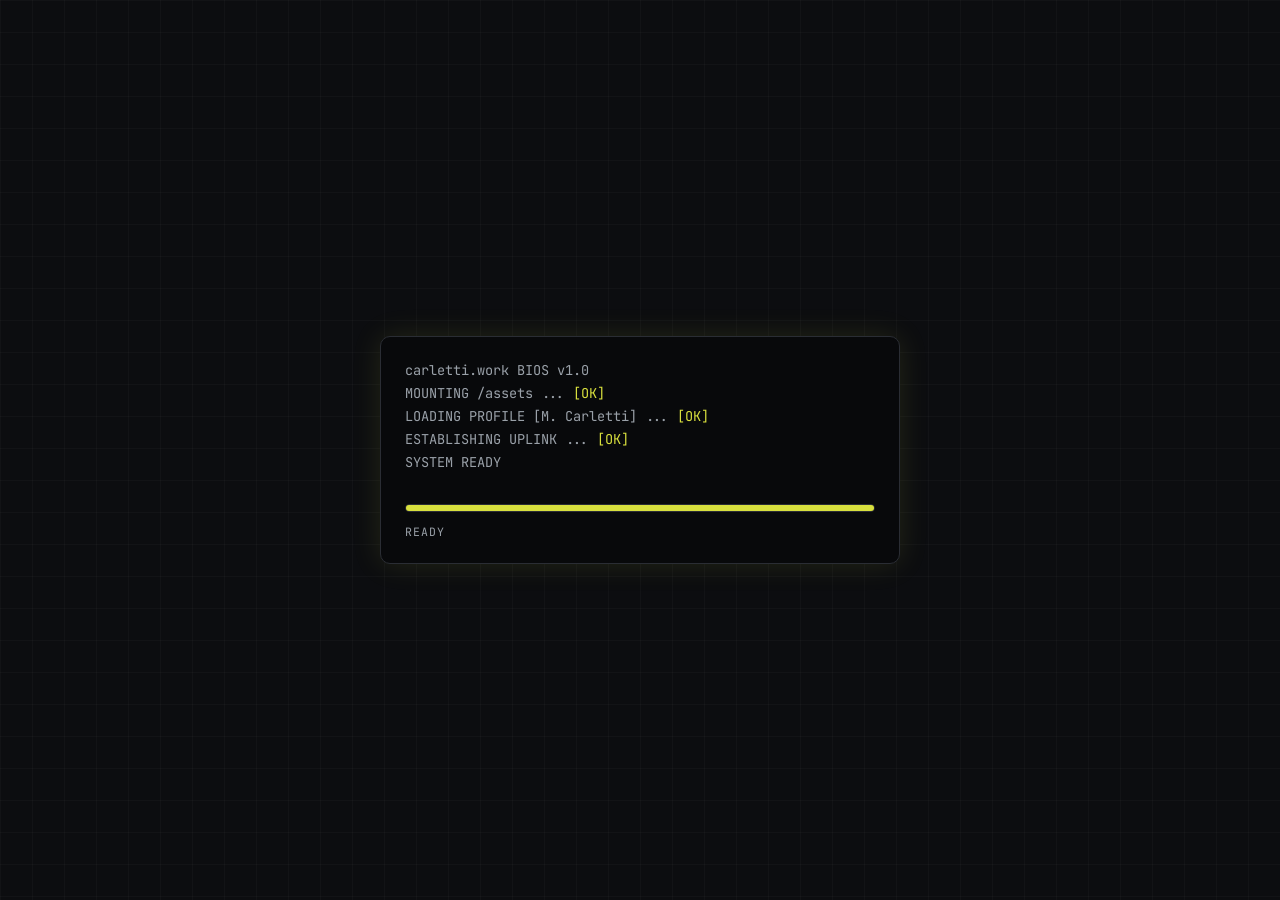
<file: site/privacy.html>
<!DOCTYPE html>
<html lang="en">
<head>
  <meta charset="utf-8">
  <meta name="viewport" content="width=device-width, initial-scale=1">
  <title>Privacy &amp; Cookies — Marcello Carletti</title>
  <meta name="description" content="Privacy and cookie notice for carletti.work.">
  <link rel="icon" href="assets/images/profile.jpg">
  <link rel="preconnect" href="https://fonts.googleapis.com">
  <link rel="preconnect" href="https://fonts.gstatic.com" crossorigin>
  <link href="https://fonts.googleapis.com/css2?family=JetBrains+Mono:wght@400;600;700&display=swap" rel="stylesheet">
  <link rel="stylesheet" href="css/styles.css">
</head>
<body>
  <div id="boot">
    <div class="boot-inner">
      <div id="boot-log"></div>
      <div id="boot-bar"><div id="boot-fill"></div></div>
      <div id="boot-status">INITIALIZING…</div>
    </div>
  </div>
  <noscript><style>#boot{display:none!important}main{opacity:1!important}</style></noscript>
  <div class="statusbar"><span class="dot"></span> SYSTEM ONLINE · carletti.work</div>

  <main>
    <section>
      <div class="wrap">
        <h2>Privacy &amp; Cookies</h2>
        <p>
          This website (carletti.work) is a static personal site. It does not use
          analytics, advertising, or tracking cookies, and it does not set any cookies
          in your browser.
        </p>
        <p class="muted">
          Personal data is collected only when you voluntarily contact me by email.
          That data is used solely to respond to your message and is not shared with
          third parties.
        </p>
        <p class="muted">
          For questions about your data, contact
          <a href="mailto:info@carletti.work">info@carletti.work</a>.
        </p>
        <p class="muted">
          Pursuant to Art. 13 of Italian Legislative Decree 196/2003 and Art. 13 of
          GDPR 679/16, you may request access to, correction of, or deletion of your
          personal data at any time.
        </p>
        <p><a href="index.html">Back to home</a></p>
      </div>
    </section>
  </main>

  <footer class="site">
    <div class="wrap">
      <div>© 2026 Marcello Carletti · <a href="privacy.html">Privacy &amp; Cookies</a></div>
      <div class="legal">This site does not use tracking or advertising cookies.</div>
    </div>
  </footer>
  <script src="js/main.js"></script>
</body>
</html>
</file>
<file: site/css/styles.css>
:root {
  --bg: #0c0d10;
  --bg-soft: #15171c;
  --text: #e7e8ea;
  --text-soft: #9aa1a9;
  --border: #2a2d34;
  --accent: #f59e0b;
  --accent-soft: rgba(245, 158, 11, 0.12);
  --accent-glow: rgba(245, 158, 11, 0.45);
  --maxw: 760px;
  --radius: 10px;
  --font: "JetBrains Mono", ui-monospace, SFMono-Regular, Menlo, Consolas, "Liberation Mono", monospace;
}

* { box-sizing: border-box; }

html { scroll-behavior: smooth; }

body {
  margin: 0;
  font-family: var(--font);
  color: var(--text);
  background-color: var(--bg);
  background-image: radial-gradient(rgba(255, 255, 255, 0.08) 1px, transparent 1.5px);
  background-size: 32px 32px;
  background-attachment: fixed;
  line-height: 1.7;
  -webkit-font-smoothing: antialiased;
  font-size: 16px;
}

a { color: var(--accent); text-decoration: none; }
a:hover { text-decoration: underline; }

.wrap {
  max-width: var(--maxw);
  margin: 0 auto;
  padding: 0 20px;
}

/* Boot loader (terminal sequence) */
#boot {
  position: fixed;
  inset: 0;
  z-index: 200;
  background-color: var(--bg);
  background-image:
    linear-gradient(rgba(255, 255, 255, 0.025) 1px, transparent 1px),
    linear-gradient(90deg, rgba(255, 255, 255, 0.025) 1px, transparent 1px);
  background-size: 32px 32px;
  display: flex;
  align-items: center;
  justify-content: center;
  transition: opacity 0.5s ease, visibility 0.5s ease;
}
#boot.done { opacity: 0; visibility: hidden; }
.boot-inner {
  width: min(520px, 86vw);
  border: 1px solid var(--border);
  border-radius: var(--radius);
  background: #08090b;
  padding: 22px 24px;
  box-shadow: 0 0 30px var(--accent-soft);
}
#boot-log {
  font-size: 0.85rem;
  line-height: 1.7;
  color: var(--text-soft);
  min-height: 9.5em;
  white-space: pre-wrap;
}
.boot-line .ok { color: var(--accent); }
#boot-bar {
  margin-top: 16px;
  height: 8px;
  border-radius: 6px;
  background: var(--bg-soft);
  border: 1px solid var(--border);
  overflow: hidden;
}
#boot-fill {
  height: 100%;
  width: 0%;
  background: var(--accent);
  box-shadow: 0 0 10px var(--accent);
  transition: width 0.18s linear;
}
#boot-status {
  margin-top: 10px;
  font-size: 0.72rem;
  letter-spacing: 0.08em;
  text-transform: uppercase;
  color: var(--text-soft);
}

/* Smooth content reveal after boot */
main { opacity: 0; transition: opacity 0.5s ease; }
body.booted main { opacity: 1; }

/* Typewriter cursor */
.tw-cursor {
  display: inline-block;
  width: 0.6em;
  margin-left: 1px;
  background: var(--accent);
  animation: blink 1s steps(1) infinite;
}
@keyframes blink { 0%, 50% { opacity: 1; } 50.01%, 100% { opacity: 0; } }

/* Status bar (control board) */
.statusbar {
  font-size: 0.72rem;
  letter-spacing: 0.08em;
  text-transform: uppercase;
  color: var(--text-soft);
  background: #08090b;
  border-bottom: 1px solid var(--border);
  padding: 6px 20px;
  display: flex;
  align-items: center;
  gap: 8px;
}
.statusbar .dot {
  width: 8px;
  height: 8px;
  border-radius: 50%;
  background: var(--accent);
  box-shadow: 0 0 8px var(--accent);
  animation: pulse 1.6s ease-in-out infinite;
}
@keyframes pulse {
  0%, 100% { opacity: 1; }
  50% { opacity: 0.35; }
}

/* Landing — Windows 8 style tile start screen (full-screen) */
.start { padding: 0; }
.tile-grid {
  --tile-min: clamp(118px, 15vw, 175px);
  display: grid;
  grid-template-columns: repeat(auto-fill, minmax(var(--tile-min), 1fr));
  grid-auto-rows: 1fr;
  grid-auto-flow: dense;
  gap: 14px;
  width: 100%;
  height: calc(100vh - 30px);
  padding: 14px;
}
.tile {
  position: relative;
  display: flex;
  flex-direction: column;
  justify-content: flex-end;
  gap: 4px;
  padding: 16px;
  border: 1px solid var(--border);
  border-radius: var(--radius);
  background: var(--bg-soft);
  color: var(--text);
  text-align: left;
  text-decoration: none;
  overflow: hidden;
  cursor: pointer;
  transition: transform 0.12s ease, box-shadow 0.15s ease, border-color 0.15s ease;
}
.tile:hover {
  text-decoration: none;
  border-color: var(--accent);
  box-shadow: 0 0 18px var(--accent-glow);
  transform: scale(1.04);
}
.tile:active { transform: scale(0.98); }
.tile.wide { grid-column: span 2; }
.tile.tall { grid-row: span 2; }
.tile.big { grid-column: span 2; grid-row: span 2; }
.tile-label { font-weight: 700; font-size: 1.15rem; }
.tile-sub { color: var(--text-soft); font-size: 0.82rem; }
.tile-profile { background: linear-gradient(160deg, #1b1d23, #121317); }
.tile-avatar {
  position: absolute;
  top: 14px; left: 14px;
  width: clamp(64px, 60%, 160px);
  height: clamp(64px, 60%, 160px);
  aspect-ratio: 1 / 1;
  object-fit: cover;
  border-radius: 10px;
  border: 1px solid var(--border);
}
.tile-name { font-weight: 700; font-size: 1.3rem; }
.tile-tag { color: var(--accent); font-size: 0.85rem; }
.tile-desc { color: var(--text-soft); font-size: 0.8rem; line-height: 1.45; margin-top: 4px; }

/* Adaptive mosaic — coherent across widths, always fills screen */
@media (max-width: 720px) {
  .tile-grid { --tile-min: clamp(96px, 26vw, 130px); }
  .tile.big { grid-column: span 2; grid-row: span 1; }
}
@media (max-width: 460px) {
  .tile-grid { grid-template-columns: repeat(2, 1fr); --tile-min: 0; }
  .tile.big { grid-column: span 2; grid-row: span 2; }
  .tile.wide { grid-column: span 2; }
}
.btn {
  display: inline-block;
  padding: 18px 34px;
  border-radius: var(--radius);
  border: 1px solid var(--accent);
  background: var(--accent);
  color: #0c0d10;
  font-weight: 700;
  font-size: 1.05rem;
  font-family: var(--font);
  cursor: pointer;
  transition: box-shadow 0.15s ease, transform 0.12s ease;
}
.btn:hover { text-decoration: none; box-shadow: 0 0 18px var(--accent-glow); transform: scale(1.06); }
.btn:active { transform: scale(0.98); }
.btn.sm {
  padding: 8px 16px;
  font-size: 0.85rem;
  font-weight: 600;
}
.btn.ghost {
  background: var(--bg-soft);
  color: var(--accent);
  border: 1px solid var(--border);
}
.btn.ghost:hover { border-color: var(--accent); box-shadow: 0 0 18px var(--accent-glow); transform: scale(1.06); }

/* Generic page sections (standalone fallback pages) */
section { padding: 36px 0; border-top: 1px solid var(--border); }
section:first-of-type { border-top: 0; }
section h2 { font-size: 1.4rem; margin: 0 0 16px; letter-spacing: -0.01em; }
.muted { color: var(--text-soft); }

.entry { margin-bottom: 22px; }
.entry .role { font-weight: 700; }
.entry .meta { color: var(--text-soft); font-size: 0.88rem; margin: 2px 0 8px; }
.entry ul { margin: 6px 0 0; padding-left: 20px; }

.grid-skills {
  display: grid;
  grid-template-columns: repeat(auto-fit, minmax(200px, 1fr));
  gap: 18px;
}
.grid-skills h3 { margin: 0 0 6px; font-size: 0.95rem; }
.grid-skills ul { margin: 0; padding-left: 18px; }

.card {
  border: 1px solid var(--border);
  border-radius: var(--radius);
  padding: 18px;
  background: var(--bg-soft);
}

.contact-list { list-style: none; padding: 0; margin: 0; }
.contact-list li { margin-bottom: 8px; }
.contact-list .lbl { color: var(--text-soft); }

/* Footer */
footer.site {
  border-top: 1px solid var(--border);
  padding: 28px 0;
  color: var(--text-soft);
  font-size: 0.85rem;
  text-align: center;
}
footer.site a { color: var(--text-soft); }
footer.site .legal { margin-top: 8px; font-size: 0.8rem; }

/* Modal — Apple-style scale + fade + blur */
.modal-backdrop {
  position: fixed;
  inset: 0;
  background: rgba(8, 9, 11, 0.7);
  display: flex;
  align-items: center;
  justify-content: center;
  padding: 20px;
  z-index: 100;
  opacity: 0;
  visibility: hidden;
  backdrop-filter: blur(0px);
  -webkit-backdrop-filter: blur(0px);
  transition: opacity 0.28s ease, visibility 0.28s ease, backdrop-filter 0.28s ease;
}
.modal-backdrop.open {
  opacity: 1;
  visibility: visible;
  backdrop-filter: blur(6px);
  -webkit-backdrop-filter: blur(6px);
}
.modal {
  background: var(--bg-soft);
  border: 1px solid var(--border);
  border-radius: var(--radius);
  width: auto;
  min-width: 340px;
  max-width: min(92vw, 900px);
  height: auto;
  max-height: 92vh;
  overflow-y: auto;
  box-shadow: 0 30px 80px rgba(0, 0, 0, 0.55);
  transform: scale(0.94) translateY(10px);
  opacity: 0;
  transition: transform 0.3s cubic-bezier(0.32, 0.72, 0, 1), opacity 0.3s ease;
}
.modal-backdrop.open .modal {
  transform: scale(1) translateY(0);
  opacity: 1;
}
.modal-head {
  display: flex;
  align-items: center;
  justify-content: space-between;
  padding: 16px 20px;
  border-bottom: 1px solid var(--border);
  position: sticky;
  top: 0;
  background: var(--bg-soft);
}
.modal-head h3 { margin: 0; font-size: 1.05rem; }
.modal-close {
  border: 0;
  background: transparent;
  font-size: 1.4rem;
  line-height: 1;
  cursor: pointer;
  color: var(--text-soft);
  font-family: var(--font);
}
.modal-close:hover { color: var(--text); }
.modal-body { padding: 20px; }

/* CV language toggle */
.lang-toggle {
  display: inline-flex;
  border: 1px solid var(--border);
  border-radius: 8px;
  overflow: hidden;
}
.lang-toggle button {
  border: 0;
  background: transparent;
  padding: 6px 12px;
  cursor: pointer;
  font-family: var(--font);
  font-size: 0.85rem;
  color: var(--text-soft);
}
.lang-toggle button.active { background: var(--accent); color: #0c0d10; }

/* Skeleton loading (dark) */
.skeleton-block {
  height: 14px;
  border-radius: 6px;
  margin: 10px 0;
  background: linear-gradient(90deg, rgba(255, 255, 255, 0.05) 25%, rgba(255, 255, 255, 0.14) 37%, rgba(255, 255, 255, 0.05) 63%);
  background-size: 400% 100%;
  animation: skel 1.2s ease-in-out infinite;
}
.skeleton-block.lg { height: 22px; width: 60%; }
.skeleton-block.sm { width: 40%; }
@keyframes skel {
  0% { background-position: 100% 0; }
  100% { background-position: 0 0; }
}

/* Responsive */
@media (max-width: 560px) {
  .modal { max-height: 92vh; }
}
</file>
